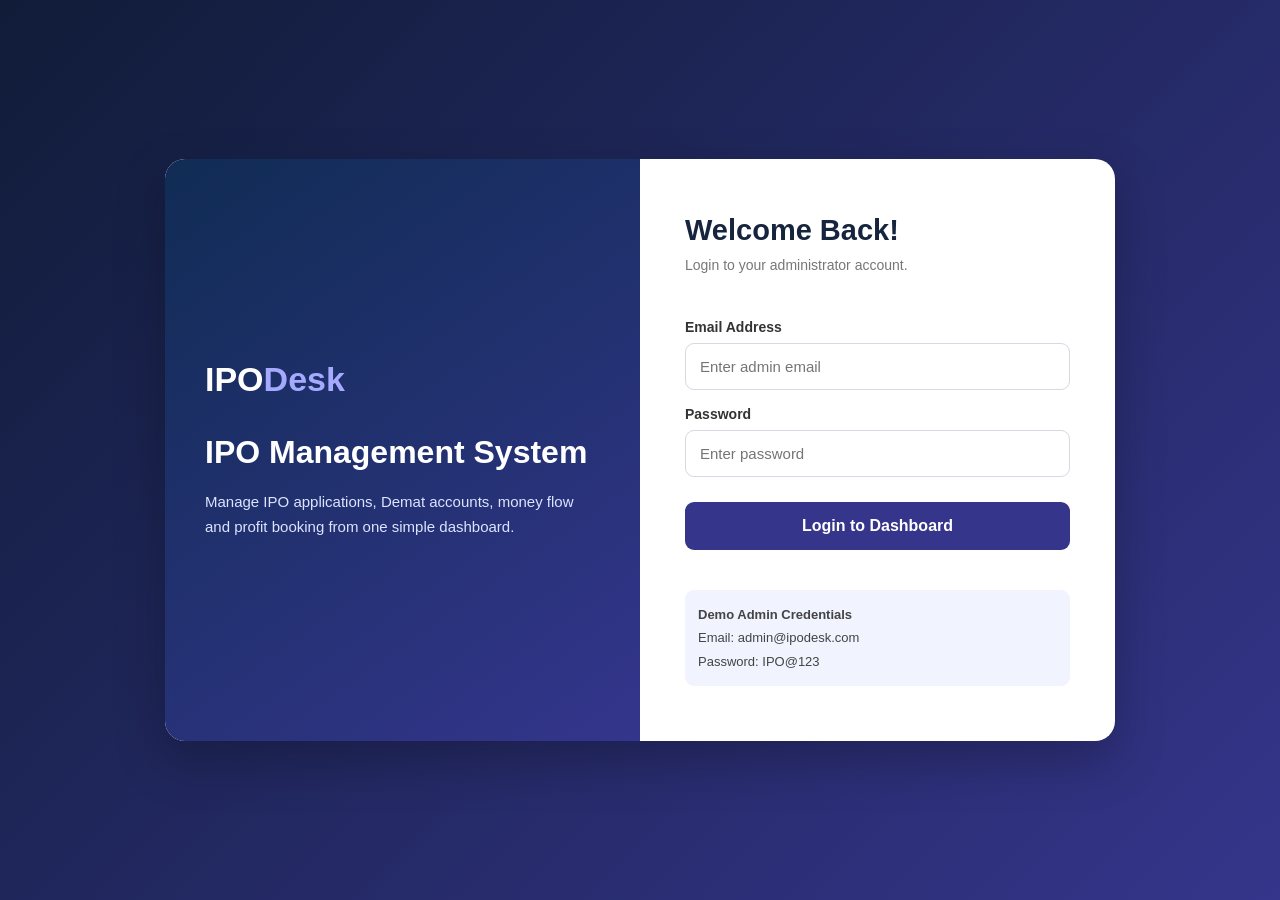
<file: index.html>
<!DOCTYPE html>
<html lang="en">
<head>
    <meta charset="UTF-8">
    <meta name="viewport" content="width=device-width, initial-scale=1.0">
    <title>IPO Desk | Admin Login</title>

    <style>
        * {
            margin: 0;
            padding: 0;
            box-sizing: border-box;
            font-family: Arial, sans-serif;
        }

        body {
            min-height: 100vh;
            display: flex;
            justify-content: center;
            align-items: center;
            background: linear-gradient(135deg, #101c38, #35358b);
            padding: 20px;
        }

        .login-container {
            width: 100%;
            max-width: 950px;
            min-height: 540px;
            background: white;
            border-radius: 20px;
            display: grid;
            grid-template-columns: 1fr 1fr;
            overflow: hidden;
            box-shadow: 0 20px 50px rgba(0,0,0,0.25);
        }

        .left-panel {
            background: linear-gradient(145deg, #102c54, #34358c);
            color: white;
            padding: 55px 40px;
            display: flex;
            flex-direction: column;
            justify-content: center;
        }

        .logo {
            font-size: 34px;
            font-weight: bold;
            margin-bottom: 35px;
        }

        .logo span {
            color: #a5aaff;
        }

        .left-panel h1 {
            font-size: 32px;
            margin-bottom: 18px;
        }

        .left-panel p {
            color: #dce4ff;
            line-height: 1.7;
            font-size: 15px;
        }

        .right-panel {
            padding: 55px 45px;
            display: flex;
            flex-direction: column;
            justify-content: center;
        }

        .right-panel h2 {
            font-size: 29px;
            color: #17243d;
            margin-bottom: 10px;
        }

        .subtitle {
            color: #777;
            margin-bottom: 30px;
            font-size: 14px;
        }

        label {
            display: block;
            margin: 16px 0 8px;
            font-weight: 600;
            color: #333;
            font-size: 14px;
        }

        input {
            width: 100%;
            padding: 14px;
            border: 1px solid #d5d9e2;
            border-radius: 9px;
            font-size: 15px;
            outline: none;
        }

        input:focus {
            border-color: #35358b;
            box-shadow: 0 0 0 3px rgba(53,53,139,0.1);
        }

        button {
            width: 100%;
            margin-top: 25px;
            padding: 15px;
            border: none;
            border-radius: 9px;
            background: #35358b;
            color: white;
            font-size: 16px;
            font-weight: bold;
            cursor: pointer;
        }

        button:hover {
            background: #25256c;
        }

        .message {
            margin-top: 15px;
            font-size: 14px;
            text-align: center;
            color: #d93025;
        }

        .demo-info {
            margin-top: 25px;
            padding: 13px;
            background: #f1f3ff;
            border-radius: 9px;
            color: #444;
            font-size: 13px;
            line-height: 1.8;
        }

        @media(max-width: 700px) {
            .login-container {
                grid-template-columns: 1fr;
            }

            .left-panel {
                padding: 30px;
            }

            .left-panel h1 {
                font-size: 25px;
            }

            .right-panel {
                padding: 35px 25px;
            }
        }
    </style>
</head>

<body>

    <div class="login-container">

        <div class="left-panel">
            <div class="logo">IPO<span>Desk</span></div>

            <h1>IPO Management System</h1>

            <p>
                Manage IPO applications, Demat accounts,
                money flow and profit booking from one
                simple dashboard.
            </p>
        </div>

        <div class="right-panel">

            <h2>Welcome Back!</h2>
            <p class="subtitle">Login to your administrator account.</p>

            <form id="loginForm">

                <label for="email">Email Address</label>
                <input
                    type="email"
                    id="email"
                    placeholder="Enter admin email"
                    required
                >

                <label for="password">Password</label>
                <input
                    type="password"
                    id="password"
                    placeholder="Enter password"
                    required
                >

                <button type="submit">Login to Dashboard</button>

                <p class="message" id="message"></p>

            </form>

            <div class="demo-info">
                <strong>Demo Admin Credentials</strong><br>
                Email: admin@ipodesk.com<br>
                Password: IPO@123
            </div>

        </div>

    </div>

    <script>
        document.getElementById("loginForm").addEventListener("submit", function(event) {
            event.preventDefault();

            const email = document.getElementById("email").value.trim();
            const password = document.getElementById("password").value;
            const message = document.getElementById("message");

            if (
                email === "admin@ipodesk.com" &&
                password === "IPO@123"
            ) {
                sessionStorage.setItem("ipoAdminLoggedIn", "true");
                window.location.href = "dashboard.html";
            } else {
                message.textContent = "Invalid email or password!";
            }
        });
    </script>

</body>
</html>
</file>
